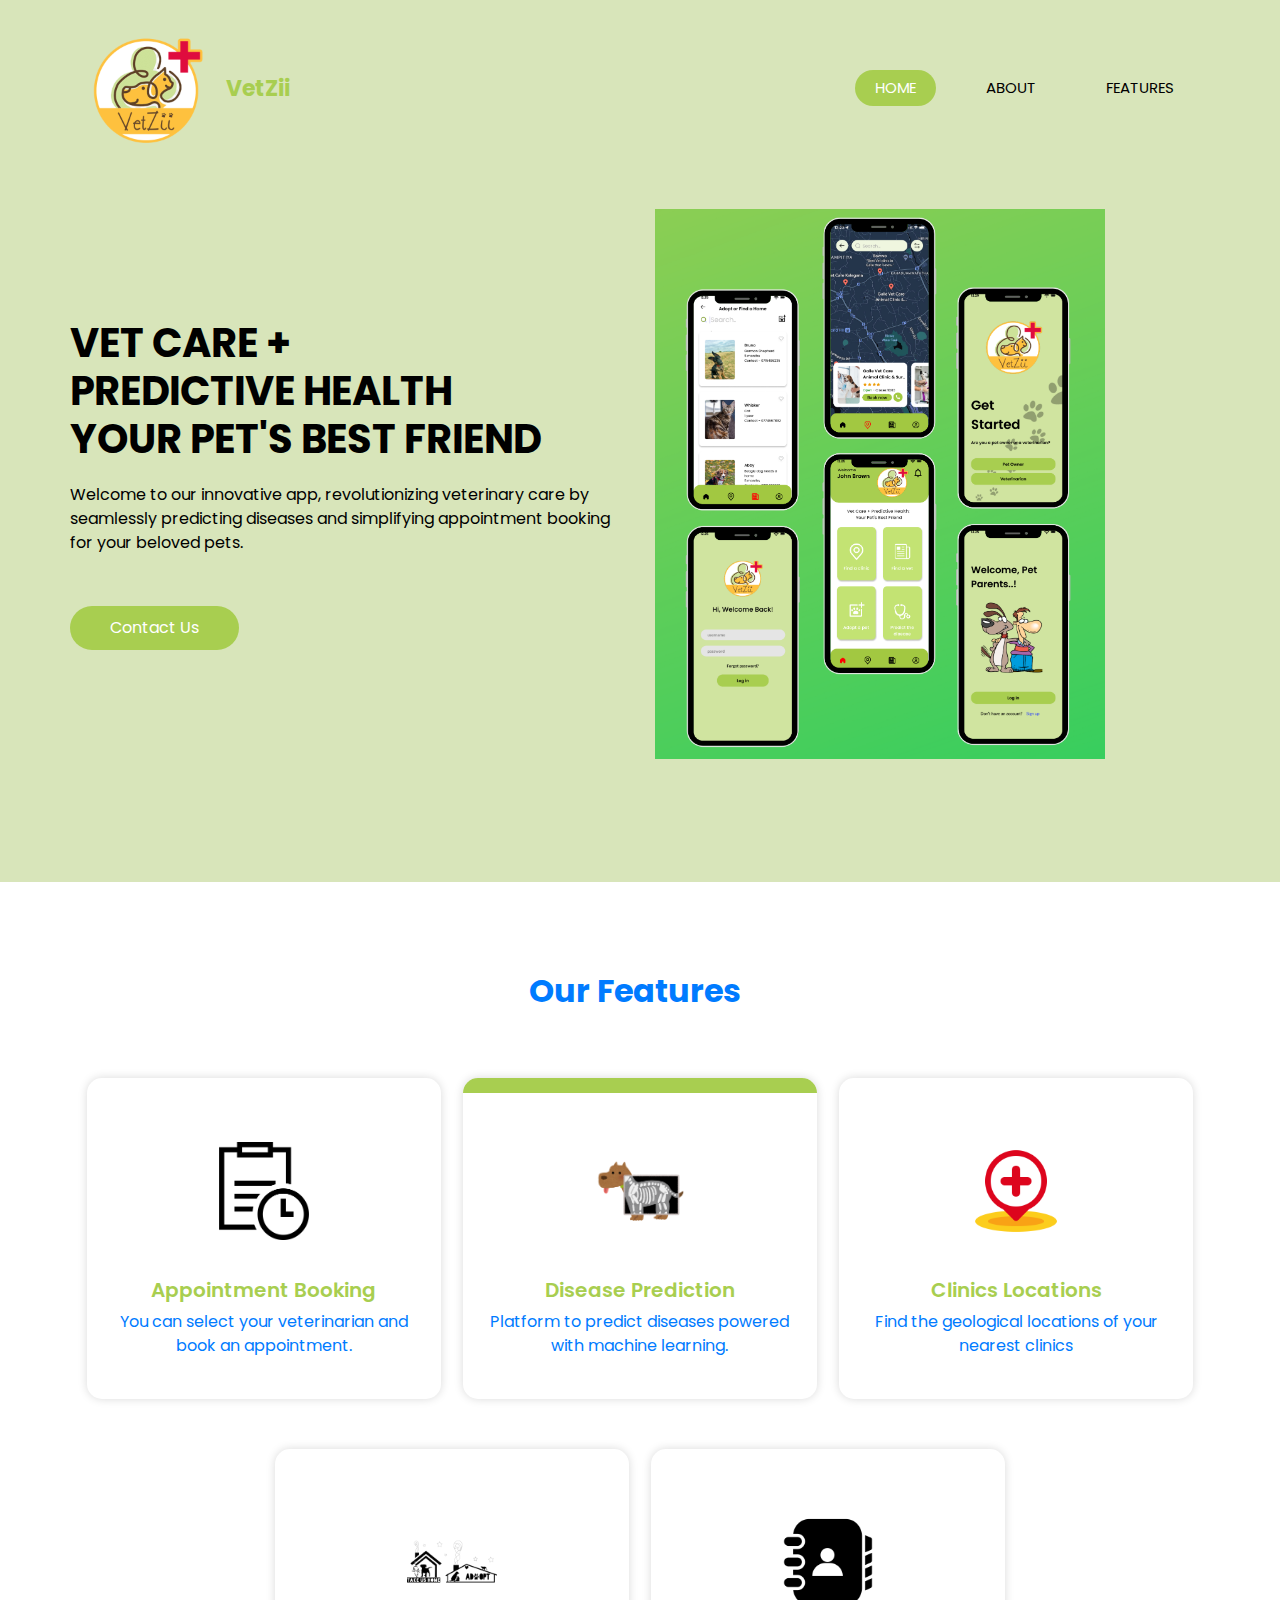
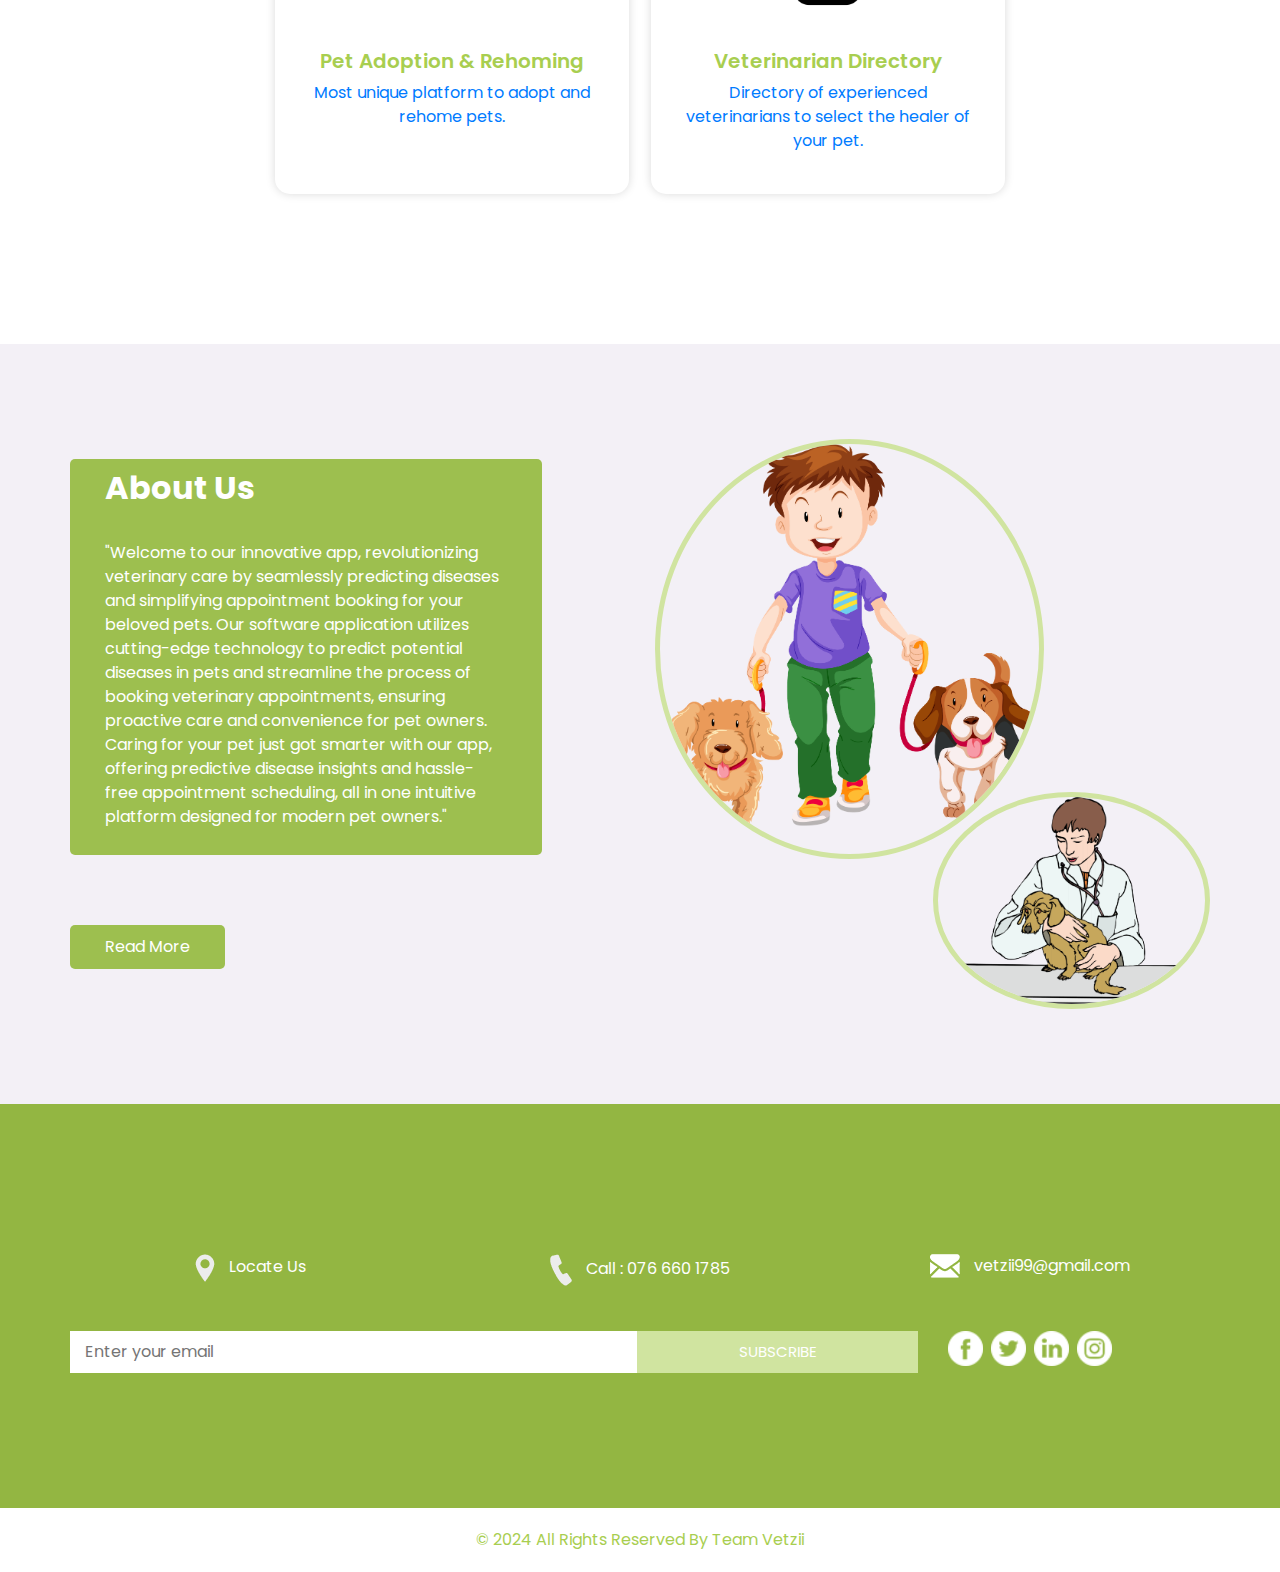
<file: index.html>
<!DOCTYPE html>
<html>

<head>
  <!-- Basic -->
  <meta charset="utf-8" />
  <meta http-equiv="X-UA-Compatible" content="IE=edge" />
  <!-- Mobile Metas -->
  <meta name="viewport" content="width=device-width, initial-scale=1, shrink-to-fit=no" />
  <!-- Site Metas -->
  <meta name="keywords" content="" />
  <meta name="description" content="" />
  <meta name="author" content="" />

  <title>VetZii</title>

  <!-- slider stylesheet -->
  <link rel="stylesheet" type="text/css" href="https://cdnjs.cloudflare.com/ajax/libs/OwlCarousel2/2.1.3/assets/owl.carousel.min.css" />

  <!-- bootstrap core css -->
  <link rel="stylesheet" type="text/css" href="css/bootstrap.css" />

  <!-- fonts style -->
  <link href="https://fonts.googleapis.com/css?family=Poppins:400,600,700&display=swap" rel="stylesheet">
  <!-- Custom styles for this template -->
  <link href="css/style.css" rel="stylesheet" />
  <!-- responsive style -->
  <link href="css/responsive.css" rel="stylesheet" />
</head>

<body>

  <div class="hero_area">
    <!-- header section strats -->
    <header class="header_section">
      <div class="container">
        <nav class="navbar navbar-expand-lg custom_nav-container ">
          <a class="navbar-brand" href="index.html">
            <img src="images/logo.png" alt="" height="80" width="150">
            <span>
              VetZii
            </span>
          </a>
          <button class="navbar-toggler" type="button" data-toggle="collapse" data-target="#navbarSupportedContent" aria-controls="navbarSupportedContent" aria-expanded="false" aria-label="Toggle navigation">
            <span class="s-1"> </span>
            <span class="s-2"> </span>
            <span class="s-3"> </span>
          </button>

          <div class="collapse navbar-collapse" id="navbarSupportedContent">
            <div class="d-flex ml-auto flex-column flex-lg-row align-items-center">
              <ul class="navbar-nav  ">
                <li class="nav-item active">
                  <a class="nav-link" href="index.html">Home <span class="sr-only">(current)</span></a>
                </li>
                <li class="nav-item">
                  <a class="nav-link" href="about.html"> About</a>
                </li>
                <li class="nav-item">
                  <a class="nav-link" href="service.html"> Features </a>
                </li>
                
                
              </ul>
            </div>
          </div>
        </nav>
      </div>
    </header>
    <!-- end header section -->
    <!-- slider section -->
    <section class=" slider_section ">
      <div class="container">
        <div class="row">
          <div class="col-md-6 ">
            <div class="detail_box">
              <h1>
                Vet Care + <br>
                Predictive Health <br>
                Your Pet's Best Friend <br>
              </h1>
              <p>
                Welcome to our innovative app, revolutionizing veterinary care by seamlessly predicting diseases and simplifying appointment booking for your beloved pets.              </p>
              <a href="" class="">
                Contact Us
            </div>
          </div>
          <div class="col-md-6">
            <img src="/images/imagemain.png" alt="mainimage" height="550" width="450>
          <div class="col-lg-5 col-md-6 offset-lg-1"> </div>

          </div>
        </div>
      </div>
    </section>
    <!-- end slider section -->
  </div>


  <!-- service section -->
  <section class="service_section layout_padding">
    <div class="container">
      <div class="heading_container">
        <h2>
          Our Features
        </h2>
        
      </div>

      <div class="service_container">
        <div class="box">
          <div class="img-box">
            <img src="images/s1.png" class="img1" alt="">
          </div>
          <div class="detail-box">
            <h5>
              Appointment Booking
            </h5>
            <p>
              You can select your veterinarian and book an appointment.
            </p>
          </div>
        </div>
        <div class="box active">
          <div class="img-box">
            <img src="images/s2.png" class="img1" alt="">
          </div>
          <div class="detail-box">
            <h5>
              Disease Prediction
            </h5>
            <p>
              Platform to predict diseases powered with machine learning.
            </p>
          </div>
        </div>
        <div class="box">
          <div class="img-box">
            <img src="images/s3.png" class="img1" alt="">
          </div>
          <div class="detail-box">
            <h5>
              Clinics Locations
            </h5>
            <p>
              Find the geological locations of your nearest clinics
            </p>
          </div>
        </div>
        <div class="box ">
          <div class="img-box">
            <img src="images/s4.png" class="img1" alt="">
          </div>
          <div class="detail-box">
            <h5>
              Pet Adoption & Rehoming
            </h5>
            <p>
              Most unique platform to adopt and rehome pets.
            </p>
          </div>
        </div>
        <div class="box">
          <div class="img-box">
            <img src="images/s5.png" class="img1" alt="">
          </div>
          <div class="detail-box">
            <h5>
              Veterinarian Directory
            </h5>
            <p>
              Directory of experienced veterinarians to select the healer of your pet.
            </p>
          </div>
        </div>
      </div>
      
    </div>
  </section>
  <!-- end service section -->

  <!-- about section -->
  <section class="about_section layout_padding">
    <div class="container">
      <div class="row">
        <div class="col-md-6">
          <div class="detail-box">
            <div class="heading_container">
              <h2>
                About Us
              </h2>
              
            </div>
            <p>
              "Welcome to our innovative app, revolutionizing veterinary care by seamlessly predicting diseases and simplifying appointment booking for your beloved pets. Our software application utilizes cutting-edge technology to predict potential diseases in pets and streamline the process of booking veterinary appointments, ensuring proactive care and convenience for pet owners. Caring for your pet just got smarter with our app, offering predictive disease insights and hassle-free appointment scheduling, all in one intuitive platform designed for modern pet owners."
            </p>
            <a href="">
              Read More
            </a>
          </div>
        </div>
        <div class="col-md-6">
          <div class="img_container">
            <div class="img-box b1">
              <img src="images/about-img1.png" alt="" />
            </div>
            <div class="img-box b2">
              <img src="images/about-img2.png" alt="" />
            </div>
          </div>

        </div>

      </div>
    </div>
  </section>

 







  <!-- info section -->

  <section class="info_section layout_padding">
    <div class="container">
      <div class="info_contact">
        <div class="row">
          <div class="col-md-4">
            <a href="">
              <img src="images/location-white.png" alt="">
              <span>
                Locate Us
              </span>
            </a>
          </div>
          <div class="col-md-4">
            <a href="">
              <img src="images/telephone-white.png" alt="">
              <span>
                Call : 076 660 1785
              </span>
            </a>
          </div>
          <div class="col-md-4">
            <a href="">
              <img src="images/envelope-white.png" alt="">
              <span>
                vetzii99@gmail.com
              </span>
            </a>
          </div>
        </div>
      </div>
      <div class="row">
        <div class="col-md-8 col-lg-9">
          <div class="info_form">
            <form action="">
              <input type="text" placeholder="Enter your email">
              <button>
                subscribe
              </button>
            </form>
          </div>
        </div>
        <div class="col-md-4 col-lg-3">
          <div class="info_social">
            <div>
              <a href="">
                <img src="images/fb.png" alt="">
              </a>
            </div>
            <div>
              <a href="">
                <img src="images/twitter.png" alt="">
              </a>
            </div>
            <div>
              <a href="">
                <img src="images/linkedin.png" alt="">
              </a>
            </div>
            <div>
              <a href="">
                <img src="images/instagram.png" alt="">
              </a>
            </div>
          </div>
        </div>
      </div>

    </div>
  </section>

  <!-- end info section -->

  <!-- footer section -->
  <footer class="container-fluid footer_section">
    <div class="container">
      <div class="row">
        <div class="col-lg-7 col-md-9 mx-auto">
          <p>
            &copy; 2024 All Rights Reserved By Team Vetzii
            
          </p>
        </div>
      </div>
    </div>
  </footer>
  <!-- footer section -->


  <script src="js/jquery-3.4.1.min.js"></script>
  <script src="js/bootstrap.js"></script>

</body>

</html>
</file>
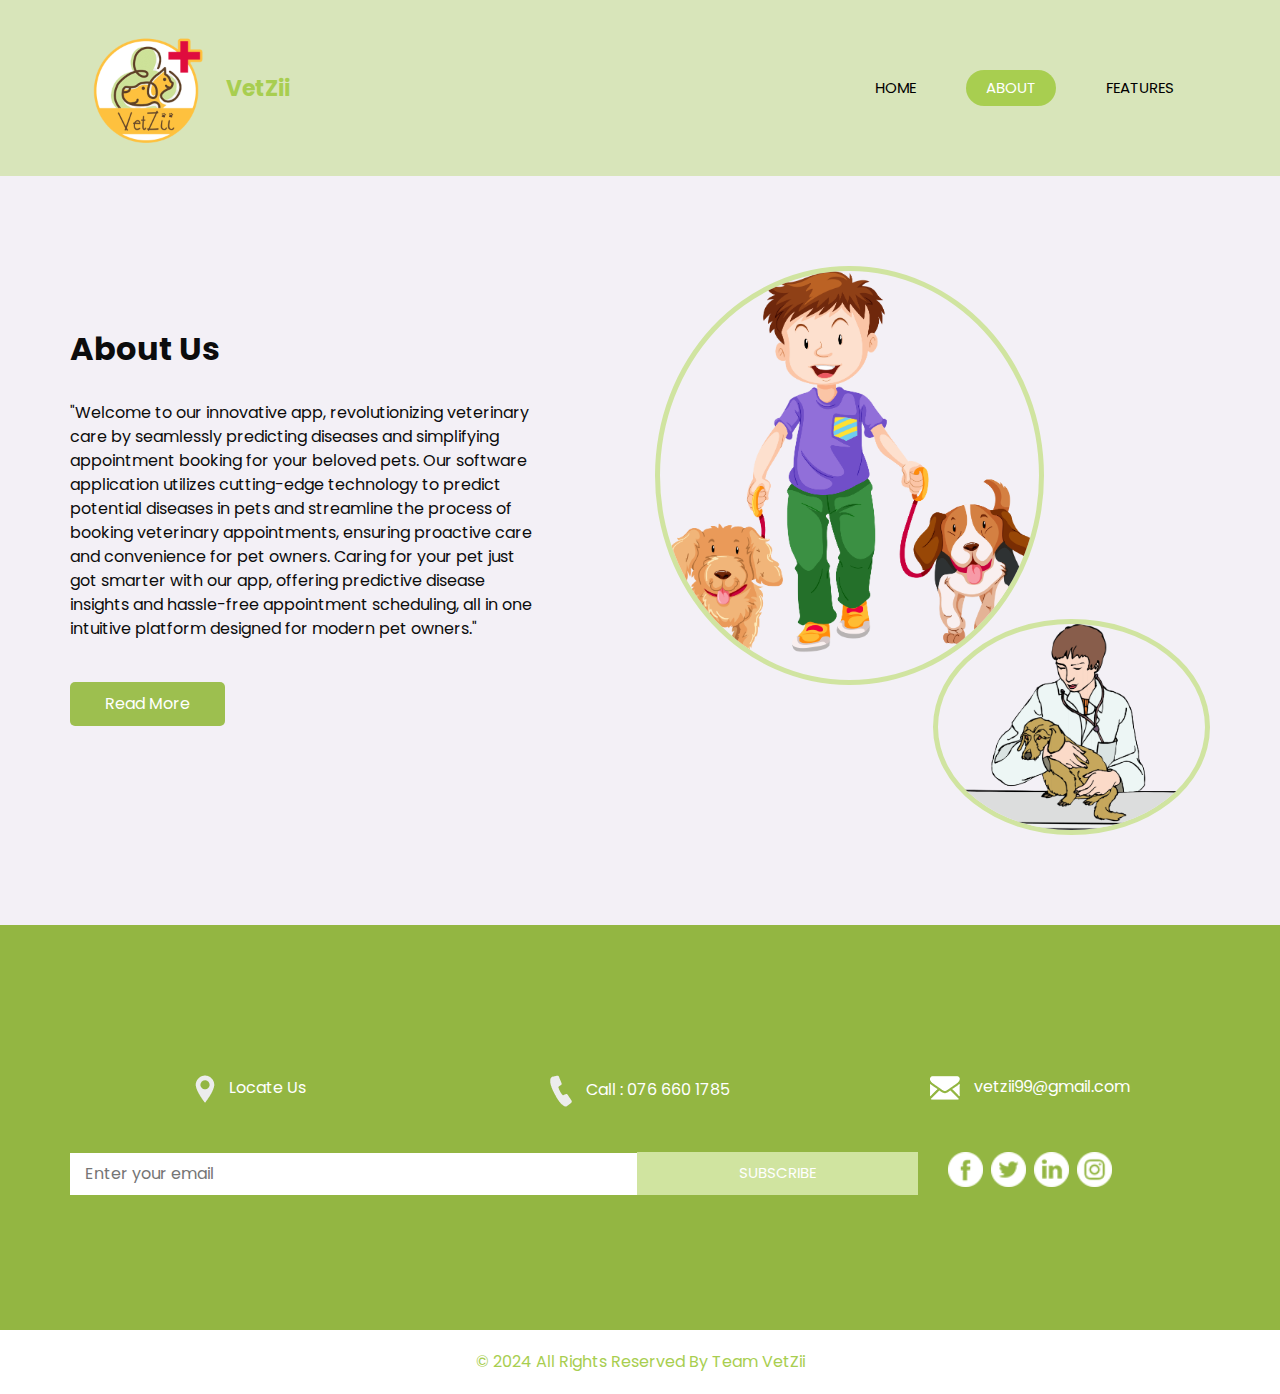
<file: about.html>
<!DOCTYPE html>
<html>

<head>
  <!-- Basic -->
  <meta charset="utf-8" />
  <meta http-equiv="X-UA-Compatible" content="IE=edge" />
  <!-- Mobile Metas -->
  <meta name="viewport" content="width=device-width, initial-scale=1, shrink-to-fit=no" />
  <!-- Site Metas -->
  <meta name="keywords" content="" />
  <meta name="description" content="" />
  <meta name="author" content="" />

  <title>Electrochip</title>

  <!-- slider stylesheet -->
  <link rel="stylesheet" type="text/css" href="https://cdnjs.cloudflare.com/ajax/libs/OwlCarousel2/2.1.3/assets/owl.carousel.min.css" />

  <!-- bootstrap core css -->
  <link rel="stylesheet" type="text/css" href="css/bootstrap.css" />

  <!-- fonts style -->
  <link href="https://fonts.googleapis.com/css?family=Poppins:400,600,700&display=swap" rel="stylesheet">
  <!-- Custom styles for this template -->
  <link href="css/style.css" rel="stylesheet" />
  <!-- responsive style -->
  <link href="css/responsive.css" rel="stylesheet" />
</head>

<body class="sub_page">

  <div class="hero_area">
    <!-- header section strats -->
    <header class="header_section">
      <div class="container">
        <nav class="navbar navbar-expand-lg custom_nav-container ">
          <a class="navbar-brand" href="index.html">
            <img src="images/logo.png" alt="">
            <span>
              VetZii
            </span>
          </a>
          <button class="navbar-toggler" type="button" data-toggle="collapse" data-target="#navbarSupportedContent" aria-controls="navbarSupportedContent" aria-expanded="false" aria-label="Toggle navigation">
            <span class="s-1"> </span>
            <span class="s-2"> </span>
            <span class="s-3"> </span>
          </button>

          <div class="collapse navbar-collapse" id="navbarSupportedContent">
            <div class="d-flex ml-auto flex-column flex-lg-row align-items-center">
              <ul class="navbar-nav  ">
                <li class="nav-item ">
                  <a class="nav-link" href="index.html">Home <span class="sr-only">(current)</span></a>
                </li>
                <li class="nav-item active">
                  <a class="nav-link" href="about.html"> About</a>
                </li>
                <li class="nav-item">
                  <a class="nav-link" href="service.html"> Features </a>
                </li>
              
                
              </ul>
            </div>
          </div>
        </nav>
      </div>
    </header>
    <!-- end header section -->
  </div>



  <!-- about section -->
  <section class="about_section layout_padding">
    <div class="container">
      <div class="row">
        <div class="col-md-6">
          <div class="detail-box">
            <div class="heading_container">
              <h2>
                About Us
              </h2>
              
            </div>
            <p>
              "Welcome to our innovative app, revolutionizing veterinary care by seamlessly predicting diseases and simplifying appointment booking for your beloved pets. Our software application utilizes cutting-edge technology to predict potential diseases in pets and streamline the process of booking veterinary appointments, ensuring proactive care and convenience for pet owners. Caring for your pet just got smarter with our app, offering predictive disease insights and hassle-free appointment scheduling, all in one intuitive platform designed for modern pet owners."

            </p>
            <a href="">
              Read More
            </a>
          </div>
        </div>
        <div class="col-md-6">
          <div class="img_container">
            <div class="img-box b1">
              <img src="images/about-img1.png" alt="" />
            </div>
            <div class="img-box b2">
              <img src="images/about-img2.png" alt="" />
            </div>
          </div>

        </div>

      </div>
    </div>
  </section>

  <!-- end about section -->

  <!-- info section -->

  <section class="info_section layout_padding">
    <div class="container">
      <div class="info_contact">
        <div class="row">
          <div class="col-md-4">
            <a href="">
              <img src="images/location-white.png" alt="">
              <span>
Locate Us              </span>
            </a>
          </div>
          <div class="col-md-4">
            <a href="">
              <img src="images/telephone-white.png" alt="">
              <span>
                Call : 076 660 1785
              </span>
            </a>
          </div>
          <div class="col-md-4">
            <a href="">
              <img src="images/envelope-white.png" alt="">
              <span>
                vetzii99@gmail.com
              </span>
            </a>
          </div>
        </div>
      </div>
      <div class="row">
        <div class="col-md-8 col-lg-9">
          <div class="info_form">
            <form action="">
              <input type="text" placeholder="Enter your email">
              <button>
                subscribe
              </button>
            </form>
          </div>
        </div>
        <div class="col-md-4 col-lg-3">
          <div class="info_social">
            <div>
              <a href="">
                <img src="images/fb.png" alt="">
              </a>
            </div>
            <div>
              <a href="">
                <img src="images/twitter.png" alt="">
              </a>
            </div>
            <div>
              <a href="">
                <img src="images/linkedin.png" alt="">
              </a>
            </div>
            <div>
              <a href="">
                <img src="images/instagram.png" alt="">
              </a>
            </div>
          </div>
        </div>
      </div>

    </div>
  </section>

  <!-- end info section -->

  <!-- footer section -->
  <footer class="container-fluid footer_section">
    <div class="container">
      <div class="row">
        <div class="col-lg-7 col-md-9 mx-auto">
          <p>
            &copy; 2024 All Rights Reserved By Team VetZii
          </p>
        </div>
      </div>
    </div>
  </footer>
  <!-- footer section -->


  <script src="js/jquery-3.4.1.min.js"></script>
  <script src="js/bootstrap.js"></script>

</body>

</html>
</file>
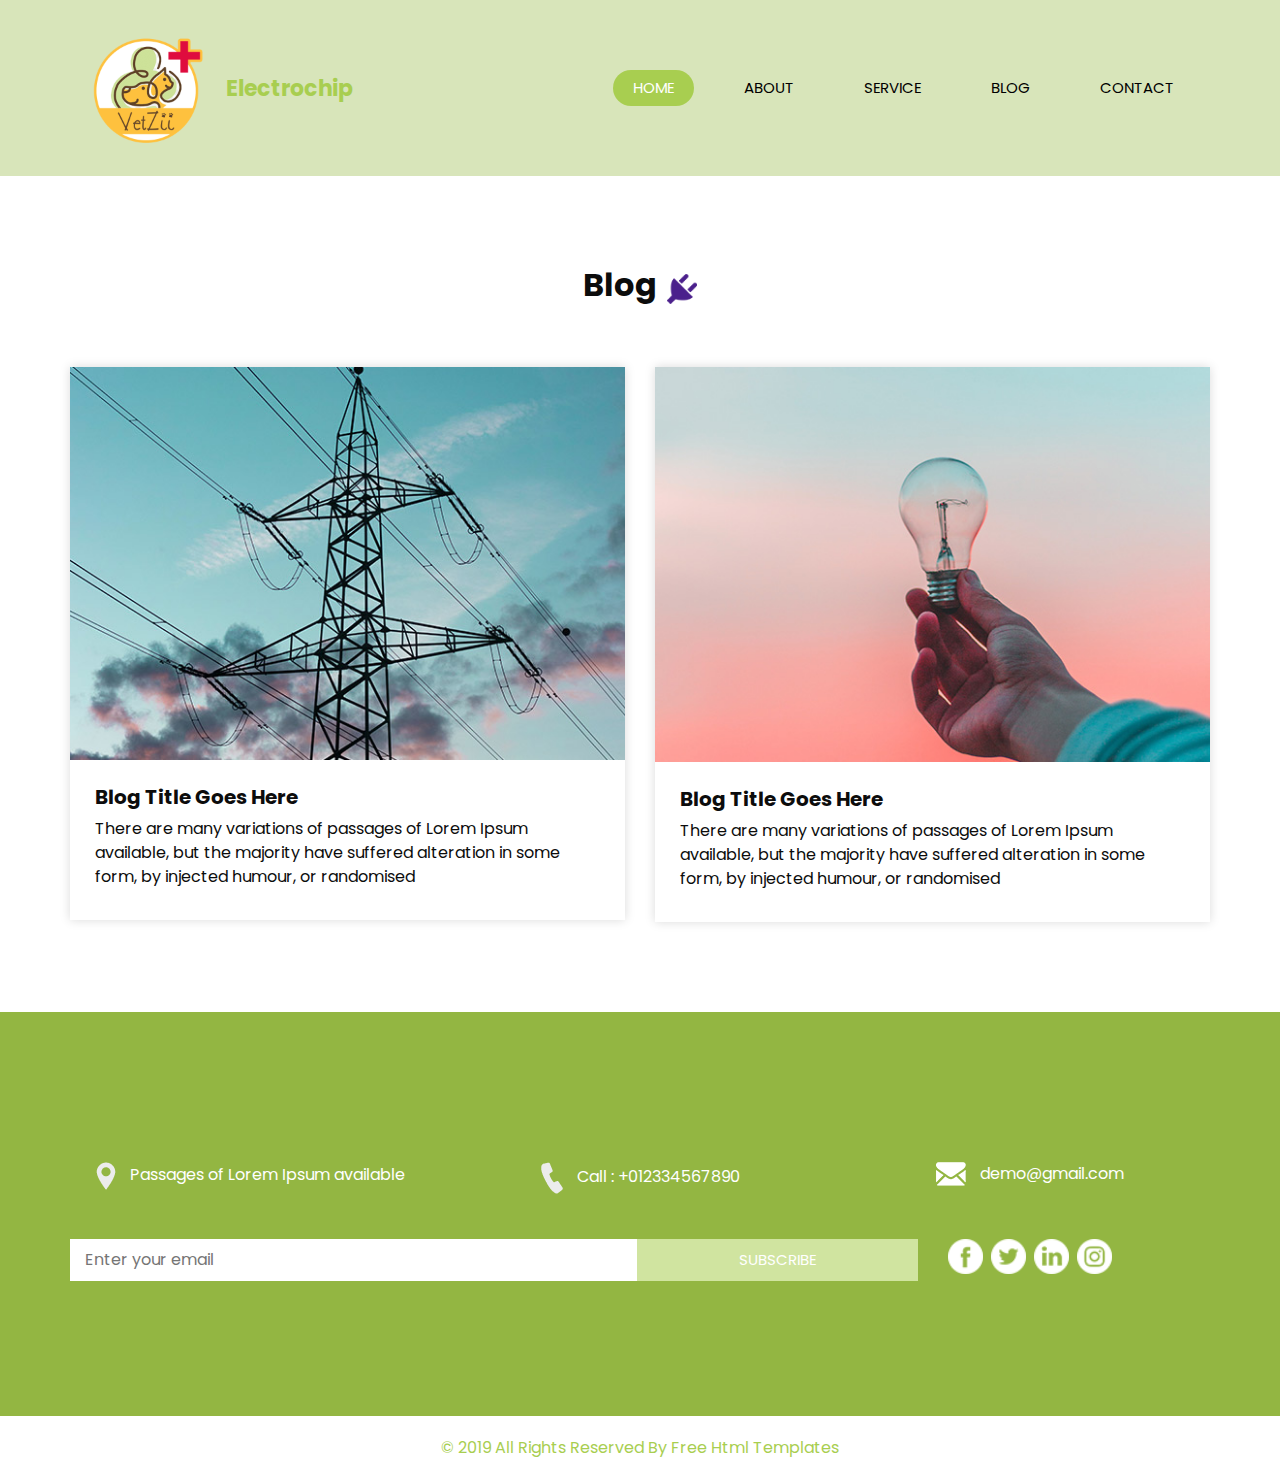
<file: blog.html>
<!DOCTYPE html>
<html>

<head>
  <!-- Basic -->
  <meta charset="utf-8" />
  <meta http-equiv="X-UA-Compatible" content="IE=edge" />
  <!-- Mobile Metas -->
  <meta name="viewport" content="width=device-width, initial-scale=1, shrink-to-fit=no" />
  <!-- Site Metas -->
  <meta name="keywords" content="" />
  <meta name="description" content="" />
  <meta name="author" content="" />

  <title>Electrochip</title>

  <!-- slider stylesheet -->
  <link rel="stylesheet" type="text/css" href="https://cdnjs.cloudflare.com/ajax/libs/OwlCarousel2/2.1.3/assets/owl.carousel.min.css" />

  <!-- bootstrap core css -->
  <link rel="stylesheet" type="text/css" href="css/bootstrap.css" />

  <!-- fonts style -->
  <link href="https://fonts.googleapis.com/css?family=Poppins:400,600,700&display=swap" rel="stylesheet">
  <!-- Custom styles for this template -->
  <link href="css/style.css" rel="stylesheet" />
  <!-- responsive style -->
  <link href="css/responsive.css" rel="stylesheet" />
</head>

<body class="sub_page">

  <div class="hero_area">
    <!-- header section strats -->
    <header class="header_section">
      <div class="container">
        <nav class="navbar navbar-expand-lg custom_nav-container ">
          <a class="navbar-brand" href="index.html">
            <img src="images/logo.png" alt="">
            <span>
              Electrochip
            </span>
          </a>
          <button class="navbar-toggler" type="button" data-toggle="collapse" data-target="#navbarSupportedContent" aria-controls="navbarSupportedContent" aria-expanded="false" aria-label="Toggle navigation">
            <span class="s-1"> </span>
            <span class="s-2"> </span>
            <span class="s-3"> </span>
          </button>

          <div class="collapse navbar-collapse" id="navbarSupportedContent">
            <div class="d-flex ml-auto flex-column flex-lg-row align-items-center">
              <ul class="navbar-nav  ">
                <li class="nav-item active">
                  <a class="nav-link" href="index.html">Home <span class="sr-only">(current)</span></a>
                </li>
                <li class="nav-item">
                  <a class="nav-link" href="about.html"> About</a>
                </li>
                <li class="nav-item">
                  <a class="nav-link" href="service.html"> Service </a>
                </li>
                <li class="nav-item">
                  <a class="nav-link" href="blog.html"> Blog </a>
                </li>
                <li class="nav-item">
                  <a class="nav-link" href="contact.html">Contact </a>
                </li>
              </ul>
            </div>
          </div>
        </nav>
      </div>
    </header>
    <!-- end header section -->
  </div>




  <!-- blog section -->

  <section class="blog_section layout_padding">
    <div class="container">
      <div class="heading_container">
        <h2>
          Blog
        </h2>
        <img src="images/plug.png" alt="">
      </div>
      <div class="row">
        <div class="col-md-6">
          <div class="box">
            <div class="img-box">
              <img src="images/blog1.jpg" alt="">
            </div>
            <div class="detail-box">
              <h5>
                Blog Title Goes Here
              </h5>
              <p>
                There are many variations of passages of Lorem Ipsum available, but the majority have suffered alteration in some form, by injected humour, or randomised
              </p>
            </div>
          </div>
        </div>
        <div class="col-md-6">
          <div class="box">
            <div class="img-box">
              <img src="images/blog2.jpg" alt="">
            </div>
            <div class="detail-box">
              <h5>
                Blog Title Goes Here
              </h5>
              <p>
                There are many variations of passages of Lorem Ipsum available, but the majority have suffered alteration in some form, by injected humour, or randomised
              </p>
            </div>
          </div>
        </div>
      </div>
    </div>
  </section>

  <!-- end blog section -->






  <!-- info section -->

  <section class="info_section layout_padding">
    <div class="container">
      <div class="info_contact">
        <div class="row">
          <div class="col-md-4">
            <a href="">
              <img src="images/location-white.png" alt="">
              <span>
                Passages of Lorem Ipsum available
              </span>
            </a>
          </div>
          <div class="col-md-4">
            <a href="">
              <img src="images/telephone-white.png" alt="">
              <span>
                Call : +012334567890
              </span>
            </a>
          </div>
          <div class="col-md-4">
            <a href="">
              <img src="images/envelope-white.png" alt="">
              <span>
                demo@gmail.com
              </span>
            </a>
          </div>
        </div>
      </div>
      <div class="row">
        <div class="col-md-8 col-lg-9">
          <div class="info_form">
            <form action="">
              <input type="text" placeholder="Enter your email">
              <button>
                subscribe
              </button>
            </form>
          </div>
        </div>
        <div class="col-md-4 col-lg-3">
          <div class="info_social">
            <div>
              <a href="">
                <img src="images/fb.png" alt="">
              </a>
            </div>
            <div>
              <a href="">
                <img src="images/twitter.png" alt="">
              </a>
            </div>
            <div>
              <a href="">
                <img src="images/linkedin.png" alt="">
              </a>
            </div>
            <div>
              <a href="">
                <img src="images/instagram.png" alt="">
              </a>
            </div>
          </div>
        </div>
      </div>

    </div>
  </section>

  <!-- end info section -->


  <!-- footer section -->
  <footer class="container-fluid footer_section">
    <div class="container">
      <div class="row">
        <div class="col-lg-7 col-md-9 mx-auto">
          <p>
            &copy; 2019 All Rights Reserved By
            <a href="https://html.design/">Free Html Templates</a>
          </p>
        </div>
      </div>
    </div>
  </footer>
  <!-- footer section -->


  <script src="js/jquery-3.4.1.min.js"></script>
  <script src="js/bootstrap.js"></script>

</body>

</html>
</file>
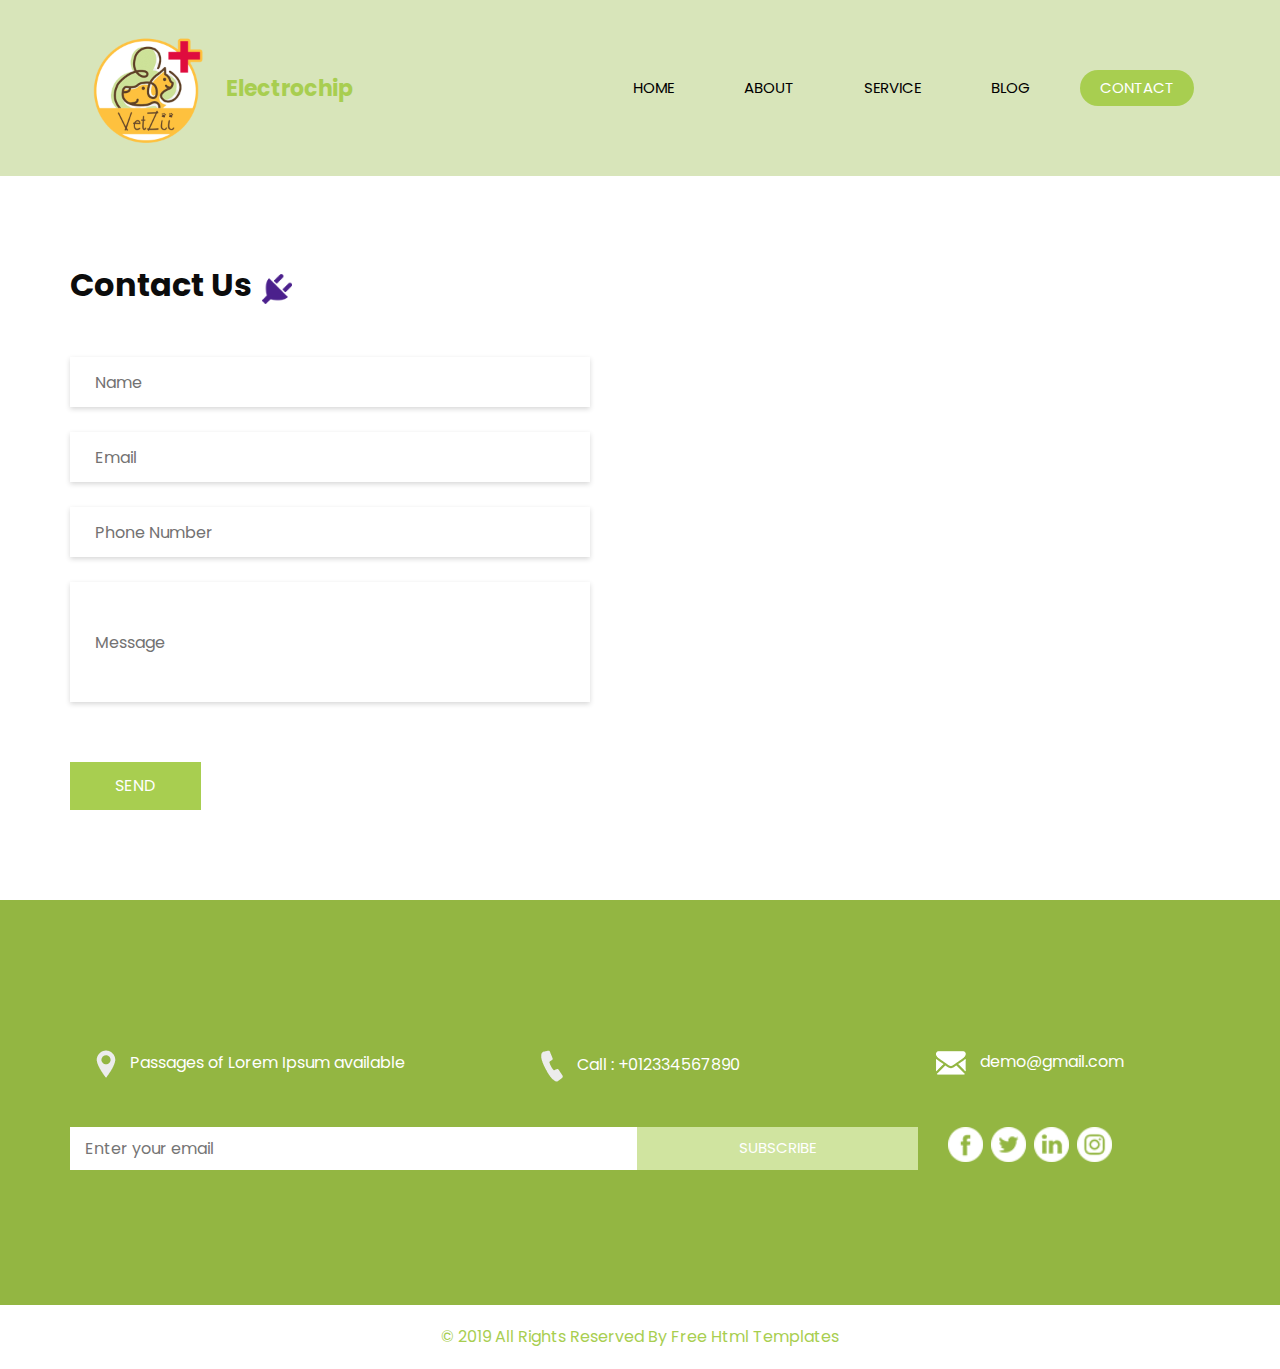
<file: contact.html>
<!DOCTYPE html>
<html>

<head>
  <!-- Basic -->
  <meta charset="utf-8" />
  <meta http-equiv="X-UA-Compatible" content="IE=edge" />
  <!-- Mobile Metas -->
  <meta name="viewport" content="width=device-width, initial-scale=1, shrink-to-fit=no" />
  <!-- Site Metas -->
  <meta name="keywords" content="" />
  <meta name="description" content="" />
  <meta name="author" content="" />

  <title>Electrochip</title>

  <!-- slider stylesheet -->
  <link rel="stylesheet" type="text/css" href="https://cdnjs.cloudflare.com/ajax/libs/OwlCarousel2/2.1.3/assets/owl.carousel.min.css" />

  <!-- bootstrap core css -->
  <link rel="stylesheet" type="text/css" href="css/bootstrap.css" />

  <!-- fonts style -->
  <link href="https://fonts.googleapis.com/css?family=Poppins:400,600,700&display=swap" rel="stylesheet">
  <!-- Custom styles for this template -->
  <link href="css/style.css" rel="stylesheet" />
  <!-- responsive style -->
  <link href="css/responsive.css" rel="stylesheet" />
</head>

<body class="sub_page">

  <div class="hero_area">
    <!-- header section strats -->
    <header class="header_section">
      <div class="container">
        <nav class="navbar navbar-expand-lg custom_nav-container ">
          <a class="navbar-brand" href="index.html">
            <img src="images/logo.png" alt="">
            <span>
              Electrochip
            </span>
          </a>
          <button class="navbar-toggler" type="button" data-toggle="collapse" data-target="#navbarSupportedContent" aria-controls="navbarSupportedContent" aria-expanded="false" aria-label="Toggle navigation">
            <span class="s-1"> </span>
            <span class="s-2"> </span>
            <span class="s-3"> </span>
          </button>

          <div class="collapse navbar-collapse" id="navbarSupportedContent">
            <div class="d-flex ml-auto flex-column flex-lg-row align-items-center">
              <ul class="navbar-nav  ">
                <li class="nav-item ">
                  <a class="nav-link" href="index.html">Home <span class="sr-only">(current)</span></a>
                </li>
                <li class="nav-item">
                  <a class="nav-link" href="about.html"> About</a>
                </li>
                <li class="nav-item">
                  <a class="nav-link" href="service.html"> Service </a>
                </li>
                <li class="nav-item">
                  <a class="nav-link" href="blog.html"> Blog </a>
                </li>
                <li class="nav-item active">
                  <a class="nav-link" href="contact.html">Contact </a>
                </li>
              </ul>
            </div>
          </div>
        </nav>
      </div>
    </header>
    <!-- end header section -->
  </div>


  <!-- contact section -->

  <section class="contact_section layout_padding">
    <div class="container ">
      <div class="heading_container">
        <h2>
          Contact Us
        </h2>
        <img src="images/plug.png" alt="">
      </div>
    </div>
    <div class="container">
      <div class="row">
        <div class="col-md-6">
          <form action="">
            <div>
              <input type="text" placeholder="Name" />
            </div>
            <div>
              <input type="email" placeholder="Email" />
            </div>
            <div>
              <input type="text" placeholder="Phone Number" />
            </div>
            <div>
              <input type="text" class="message-box" placeholder="Message" />
            </div>
            <div class="d-flex ">
              <button>
                SEND
              </button>
            </div>
          </form>
        </div>
        <div class="col-md-6">
          <div class="map_container">
            <div class="map-responsive">
              <iframe src="https://www.google.com/maps/embed/v1/place?key=AIzaSyA0s1a7phLN0iaD6-UE7m4qP-z21pH0eSc&q=Eiffel+Tower+Paris+France" width="600" height="300" frameborder="0" style="border:0; width: 100%; height:100%" allowfullscreen></iframe>
            </div>
          </div>
        </div>
      </div>
    </div>
  </section>

  <!-- end contact section -->


  <!-- info section -->

  <section class="info_section layout_padding">
    <div class="container">
      <div class="info_contact">
        <div class="row">
          <div class="col-md-4">
            <a href="">
              <img src="images/location-white.png" alt="">
              <span>
                Passages of Lorem Ipsum available
              </span>
            </a>
          </div>
          <div class="col-md-4">
            <a href="">
              <img src="images/telephone-white.png" alt="">
              <span>
                Call : +012334567890
              </span>
            </a>
          </div>
          <div class="col-md-4">
            <a href="">
              <img src="images/envelope-white.png" alt="">
              <span>
                demo@gmail.com
              </span>
            </a>
          </div>
        </div>
      </div>
      <div class="row">
        <div class="col-md-8 col-lg-9">
          <div class="info_form">
            <form action="">
              <input type="text" placeholder="Enter your email">
              <button>
                subscribe
              </button>
            </form>
          </div>
        </div>
        <div class="col-md-4 col-lg-3">
          <div class="info_social">
            <div>
              <a href="">
                <img src="images/fb.png" alt="">
              </a>
            </div>
            <div>
              <a href="">
                <img src="images/twitter.png" alt="">
              </a>
            </div>
            <div>
              <a href="">
                <img src="images/linkedin.png" alt="">
              </a>
            </div>
            <div>
              <a href="">
                <img src="images/instagram.png" alt="">
              </a>
            </div>
          </div>
        </div>
      </div>

    </div>
  </section>

  <!-- end info section -->

  <!-- footer section -->
  <footer class="container-fluid footer_section">
    <div class="container">
      <div class="row">
        <div class="col-lg-7 col-md-9 mx-auto">
          <p>
            &copy; 2019 All Rights Reserved By
            <a href="https://html.design/">Free Html Templates</a>
          </p>
        </div>
      </div>
    </div>
  </footer>
  <!-- footer section -->


  <script src="js/jquery-3.4.1.min.js"></script>
  <script src="js/bootstrap.js"></script>

</body>

</html>
</file>
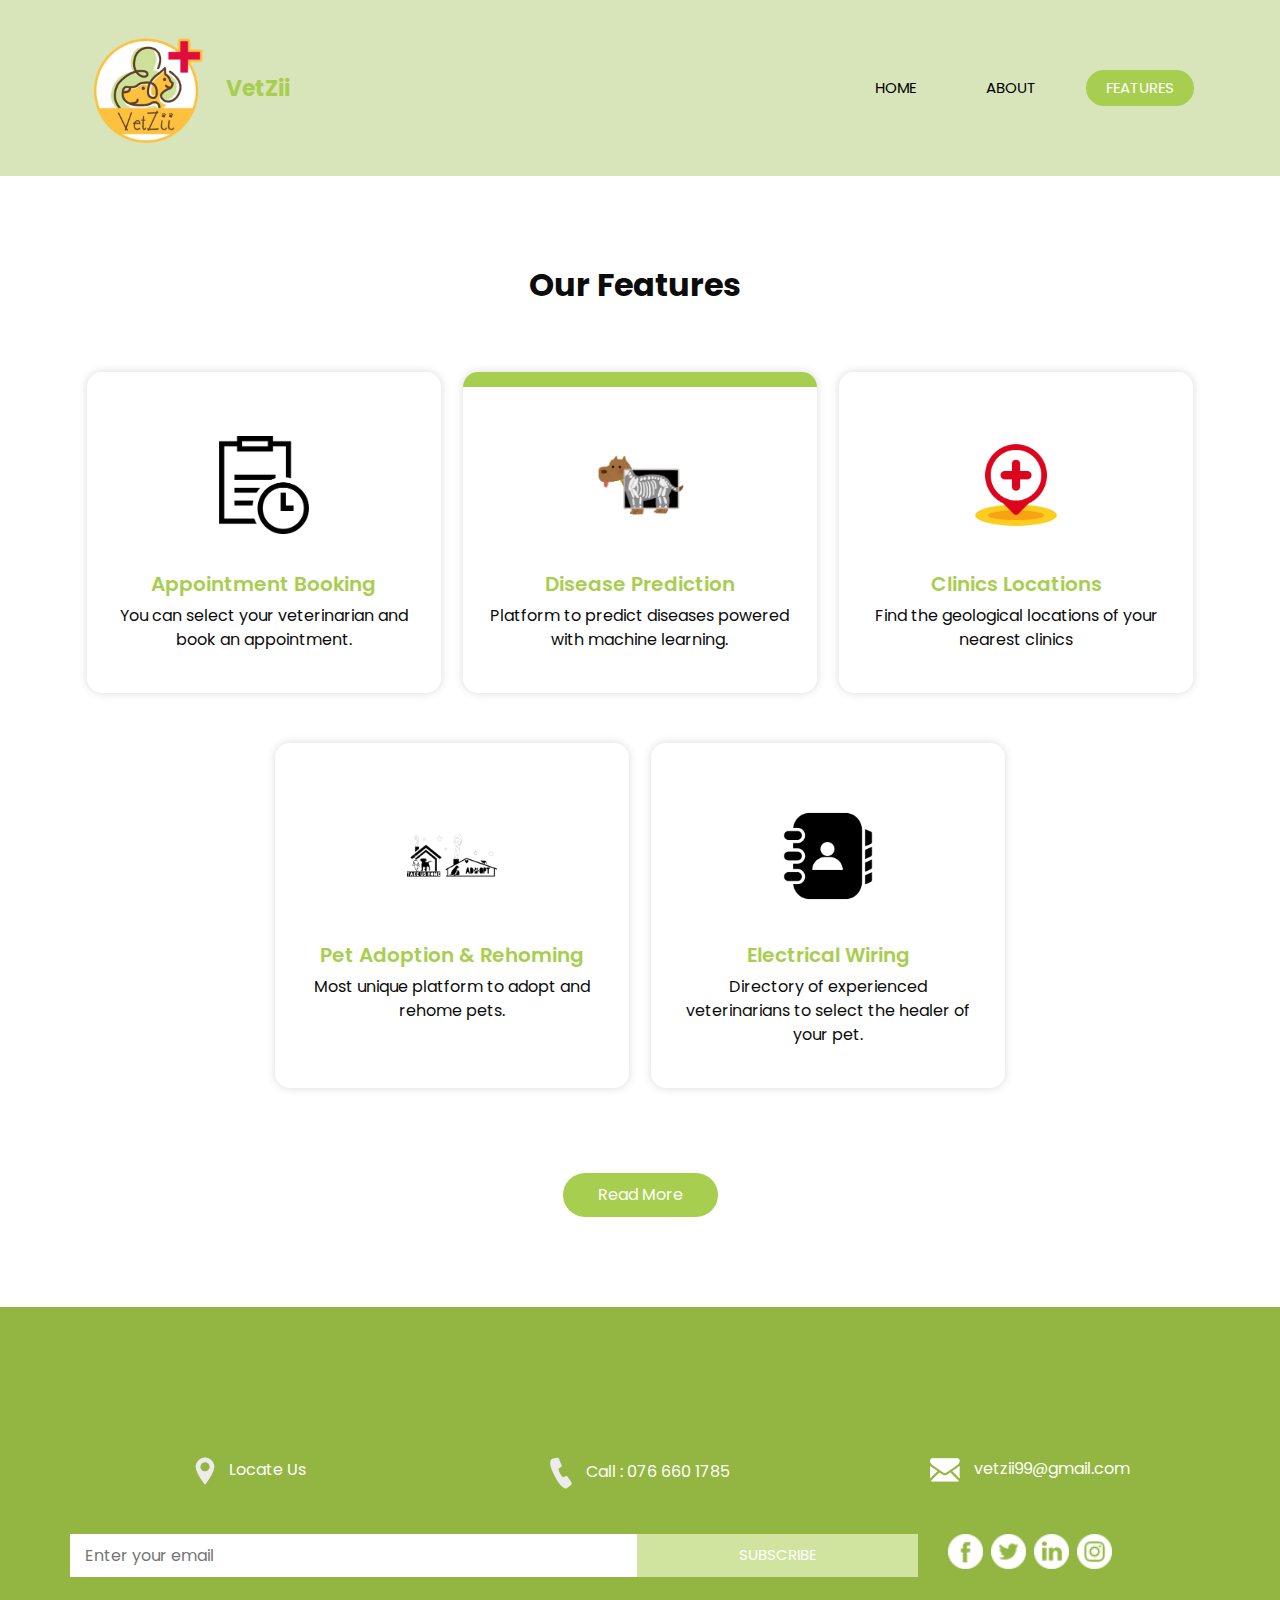
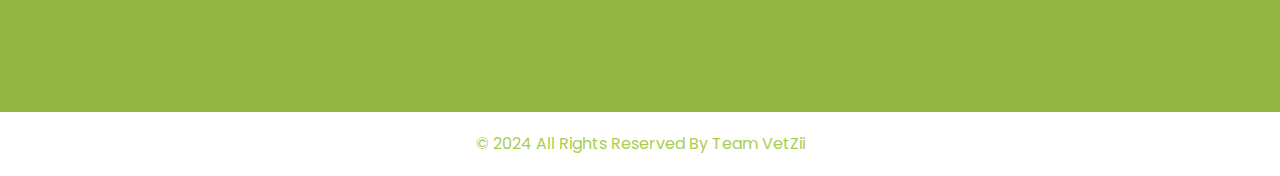
<file: service.html>
<!DOCTYPE html>
<html>

<head>
  <!-- Basic -->
  <meta charset="utf-8" />
  <meta http-equiv="X-UA-Compatible" content="IE=edge" />
  <!-- Mobile Metas -->
  <meta name="viewport" content="width=device-width, initial-scale=1, shrink-to-fit=no" />
  <!-- Site Metas -->
  <meta name="keywords" content="" />
  <meta name="description" content="" />
  <meta name="author" content="" />

  <title>VetZii</title>

  <!-- slider stylesheet -->
  <link rel="stylesheet" type="text/css" href="https://cdnjs.cloudflare.com/ajax/libs/OwlCarousel2/2.1.3/assets/owl.carousel.min.css" />

  <!-- bootstrap core css -->
  <link rel="stylesheet" type="text/css" href="css/bootstrap.css" />

  <!-- fonts style -->
  <link href="https://fonts.googleapis.com/css?family=Poppins:400,600,700&display=swap" rel="stylesheet">
  <!-- Custom styles for this template -->
  <link href="css/style.css" rel="stylesheet" />
  <!-- responsive style -->
  <link href="css/responsive.css" rel="stylesheet" />
</head>

<body class="sub_page">

  <div class="hero_area">
    <!-- header section strats -->
    <header class="header_section">
      <div class="container">
        <nav class="navbar navbar-expand-lg custom_nav-container ">
          <a class="navbar-brand" href="index.html">
            <img src="images/logo.png" alt="">
            <span>
              VetZii
            </span>
          </a>
          <button class="navbar-toggler" type="button" data-toggle="collapse" data-target="#navbarSupportedContent" aria-controls="navbarSupportedContent" aria-expanded="false" aria-label="Toggle navigation">
            <span class="s-1"> </span>
            <span class="s-2"> </span>
            <span class="s-3"> </span>
          </button>

          <div class="collapse navbar-collapse" id="navbarSupportedContent">
            <div class="d-flex ml-auto flex-column flex-lg-row align-items-center">
              <ul class="navbar-nav  ">
                <li class="nav-item ">
                  <a class="nav-link" href="index.html">Home <span class="sr-only">(current)</span></a>
                </li>
                <li class="nav-item">
                  <a class="nav-link" href="about.html"> About</a>
                </li>
                <li class="nav-item active">
                  <a class="nav-link" href="service.html"> Features </a>
                </li>
              
                
              </ul>
            </div>
          </div>
        </nav>
      </div>
    </header>
    <!-- end header section -->
  </div>


  <!-- service section -->
  <section class="service_section layout_padding">
    <div class="container">
      <div class="heading_container">
        <h2>
          Our Features
        </h2>
      
      </div>

      <div class="service_container">
        <div class="box">
          <div class="img-box">
            <img src="images/s1.png" class="img1" alt="">
          </div>
          <div class="detail-box">
            <h5>
              Appointment Booking
            </h5>
            <p>
              You can select your veterinarian and book an appointment.
            </p>
          </div>
        </div>
        <div class="box active">
          <div class="img-box">
            <img src="images/s2.png" class="img1" alt="">
          </div>
          <div class="detail-box">
            <h5>
              Disease Prediction
            </h5>
            <p>
              Platform to predict diseases powered with machine learning.
            </p>
          </div>
        </div>
        <div class="box">
          <div class="img-box">
            <img src="images/s3.png" class="img1" alt="">
          </div>
          <div class="detail-box">
            <h5>
              Clinics Locations
            </h5>
            <p>
              Find the geological locations of your nearest clinics
            </p>
          </div>
        </div>
        <div class="box ">
          <div class="img-box">
            <img src="images/s4.png" class="img1" alt="">
          </div>
          <div class="detail-box">
            <h5>
              Pet Adoption & Rehoming
            </h5>
            <p>
              Most unique platform to adopt and rehome pets.
            </p>
          </div>
        </div>
        <div class="box">
          <div class="img-box">
            <img src="images/s5.png" class="img1" alt="">
          </div>
          <div class="detail-box">
            <h5>
              Electrical Wiring
            </h5>
            <p>
              Directory of experienced veterinarians to select the healer of your pet.
            </p>
          </div>
        </div>
      </div>
      <div class="btn-box">
        <a href="">
          Read More
        </a>
      </div>
    </div>
  </section>
  <!-- end service section -->


  <!-- info section -->

  <section class="info_section layout_padding">
    <div class="container">
      <div class="info_contact">
        <div class="row">
          <div class="col-md-4">
            <a href="">
              <img src="images/location-white.png" alt="">
              <span>
Locate Us              </span>
            </a>
          </div>
          <div class="col-md-4">
            <a href="">
              <img src="images/telephone-white.png" alt="">
              <span>
                Call : 076 660 1785
              </span>
            </a>
          </div>
          <div class="col-md-4">
            <a href="">
              <img src="images/envelope-white.png" alt="">
              <span>
                vetzii99@gmail.com
              </span>
            </a>
          </div>
        </div>
      </div>
      <div class="row">
        <div class="col-md-8 col-lg-9">
          <div class="info_form">
            <form action="">
              <input type="text" placeholder="Enter your email">
              <button>
                subscribe
              </button>
            </form>
          </div>
        </div>
        <div class="col-md-4 col-lg-3">
          <div class="info_social">
            <div>
              <a href="">
                <img src="images/fb.png" alt="">
              </a>
            </div>
            <div>
              <a href="">
                <img src="images/twitter.png" alt="">
              </a>
            </div>
            <div>
              <a href="">
                <img src="images/linkedin.png" alt="">
              </a>
            </div>
            <div>
              <a href="">
                <img src="images/instagram.png" alt="">
              </a>
            </div>
          </div>
        </div>
      </div>

    </div>
  </section>

  <!-- end info section -->

  <!-- footer section -->
  <footer class="container-fluid footer_section">
    <div class="container">
      <div class="row">
        <div class="col-lg-7 col-md-9 mx-auto">
          <p>
            &copy; 2024 All Rights Reserved By Team VetZii
          </p>
        </div>
      </div>
    </div>
  </footer>
  <!-- footer section -->


  <script src="js/jquery-3.4.1.min.js"></script>
  <script src="js/bootstrap.js"></script>


</body>

</html>
</file>
<file: css/style.css>
body {
  font-family: "Poppins", sans-serif;
  color: #0c0c0c;
  background-color: #ffffff;
}

.layout_padding {
  padding-top: 90px;
  padding-bottom: 90px;
}

.layout_padding2 {
  padding-top: 45px;
  padding-bottom: 45px;
}

.layout_padding2-top {
  padding-top: 45px;
}

.layout_padding2-bottom {
  padding-bottom: 45px;
}

.layout_padding-top {
  padding-top: 90px;
}

.layout_padding-bottom {
  padding-bottom: 90px;
}

.heading_container {
  display: -webkit-box;
  display: -ms-flexbox;
  display: flex;
  -webkit-box-pack: start;
      -ms-flex-pack: start;
          justify-content: flex-start;
  -webkit-box-align: center;
      -ms-flex-align: center;
          align-items: center;
  text-align: center;
}

.heading_container h2 {
  position: relative;
  font-weight: bold;
  margin-right: 10px;
}

.heading_container img {
  width: 30px;
}

/*header section*/
.hero_area {
  height: 98vh;
  position: relative;
  display: -webkit-box;
  display: -ms-flexbox;
  display: flex;
  -webkit-box-orient: vertical;
  -webkit-box-direction: normal;
      -ms-flex-direction: column;
          flex-direction: column;
  background-color: #d8e5ba;
}

.sub_page .hero_area {
  height: auto;
}

.header_section .container {
  padding: 0;
}

.header_section .nav_container {
  margin: 0 auto;
}

.custom_nav-container .navbar-nav .nav-item .nav-link {
  padding: 7px 20px;
  margin: 10px 15px;
  color: #000000;
  text-align: center;
  border-radius: 35px;
  text-transform: uppercase;
  font-size: 15px;
}

.custom_nav-container .navbar-nav .nav-item.active .nav-link, .custom_nav-container .navbar-nav .nav-item:hover .nav-link {
  background-color: #A8CE50;
  color: #ffffff;
}

a,
a:hover,
a:focus {
  text-decoration: none;
}

a:hover,
a:focus {
  color: initial;
}

.btn,
.btn:focus {
  outline: none !important;
  -webkit-box-shadow: none;
          box-shadow: none;
}

.custom_nav-container .nav_search-btn {
  background-image: url(../images/search-icon.png);
  background-size: 22px;
  background-repeat: no-repeat;
  background-position-y: 7px;
  width: 35px;
  height: 35px;
  padding: 0;
  border: none;
}

.navbar-brand {
  display: -webkit-box;
  display: -ms-flexbox;
  display: flex;
  -webkit-box-align: center;
      -ms-flex-align: center;
          align-items: center;
}

.navbar-brand img {
  margin-right: 5px;
  width: 150px;
  height: 150px;
}

.navbar-brand span {
  font-size: 22px;
  font-weight: 700;
  color: #A8CE50;
}

.custom_nav-container {
  z-index: 99999;
}

.navbar-expand-lg .navbar-collapse {
  -webkit-box-align: end;
      -ms-flex-align: end;
          align-items: flex-end;
}

.custom_nav-container .navbar-toggler {
  outline: none;
}

.custom_nav-container .navbar-toggler {
  padding: 0;
  width: 37px;
  height: 42px;
}

.custom_nav-container .navbar-toggler span {
  display: block;
  width: 35px;
  height: 4px;
  background-color: #190734;
  margin: 7px 0;
  -webkit-transition: all .3s;
  transition: all .3s;
}

.custom_nav-container .navbar-toggler[aria-expanded="true"] .s-1 {
  -webkit-transform: rotate(45deg);
          transform: rotate(45deg);
  margin: 0;
  margin-bottom: -4px;
}

.custom_nav-container .navbar-toggler[aria-expanded="true"] .s-2 {
  display: none;
}

.custom_nav-container .navbar-toggler[aria-expanded="true"] .s-3 {
  -webkit-transform: rotate(-45deg);
          transform: rotate(-45deg);
  margin: 0;
  margin-top: -4px;
}

.custom_nav-container .navbar-toggler[aria-expanded="false"] .s-1,
.custom_nav-container .navbar-toggler[aria-expanded="false"] .s-2,
.custom_nav-container .navbar-toggler[aria-expanded="false"] .s-3 {
  -webkit-transform: none;
          transform: none;
}

/*end header section*/
/* slider section */
.slider_section {
  -webkit-box-flex: 1;
      -ms-flex: 1;
          flex: 1;
  display: -webkit-box;
  display: -ms-flexbox;
  display: flex;
  -webkit-box-align: center;
      -ms-flex-align: center;
          align-items: center;
  position: relative;
  z-index: 2;
  color: #3b3a3a;
  padding-bottom: 90px;
}

.slider_section .row {
  -webkit-box-align: center;
      -ms-flex-align: center;
          align-items: center;
}

.slider_section .detail_box {
  color: #000000;
}

.slider_section .detail_box h1 {
  text-transform: uppercase;
  font-weight: bold;
}

.slider_section .detail_box p {
  margin-top: 20px;
}

.slider_section .detail_box a {
  display: inline-block;
  padding: 10px 40px;
  background-color: #A8CE50;
  color: #ffffff;
  border-radius: 35px;
  margin-top: 35px;
}

.slider_section .detail_box a:hover {
  background-color: #A8CE50;
}

.slider_section .img_container {
  border: 7px solid #7b57b2;
  border-radius: 100%;
  overflow: hidden;
}

.slider_section .img_container div#carouselExampleContarols {
  width: 100%;
  position: unset;
}

.slider_section .img_container .img-box img {
  width: 100%;
}

.slider_section .carousel-control-prev,
.slider_section .carousel-control-next {
  top: initial;
  left: initial;
  bottom: 5%;
  right: 10%;
  width: 45px;
  height: 45px;
  border: none;
  border-radius: 100%;
  opacity: 1;
  background-repeat: no-repeat;
  background-size: 8px;
  background-position: center;
}

.slider_section .carousel-control-prev {
  background-image: url(../images/prev.png);
  background-color: #ffffff;
  -webkit-transform: translate(-85px, 30px);
          transform: translate(-85px, 30px);
}

.slider_section .carousel-control-next {
  background-image: url(../images/next.png);
  background-color: #A8CE50;
  -webkit-transform: translate(-45px, 0);
          transform: translate(-45px, 0);
}

.service_section {
  text-align: center;
}

.service_section .heading_container {
  -webkit-box-pack: center;
      -ms-flex-pack: center;
          justify-content: center;
}

.service_section .service_container {
  display: -webkit-box;
  display: -ms-flexbox;
  display: flex;
  -webkit-box-pack: center;
      -ms-flex-pack: center;
          justify-content: center;
  padding: 35px 0;
  -ms-flex-wrap: wrap;
      flex-wrap: wrap;
}

.service_section .service_container .box {
  margin: 25px 1%;
  -ms-flex-preferred-size: 31%;
      flex-basis: 31%;
  padding: 35px 25px 25px;
  border-radius: 15px;
  -webkit-box-shadow: 0 0 10px 0 rgba(0, 0, 0, 0.15);
          box-shadow: 0 0 10px 0 rgba(0, 0, 0, 0.15);
  border-top: 15px solid transparent;
  overflow: hidden;
  -webkit-transition: all .1s;
  transition: all .1s;
}

.service_section .service_container .box .img-box {
  display: -webkit-box;
  display: -ms-flexbox;
  display: flex;
  -webkit-box-pack: center;
      -ms-flex-pack: center;
          justify-content: center;
  -webkit-box-align: center;
      -ms-flex-align: center;
          align-items: center;
  height: 125px;
}

.service_section .service_container .box .img-box img {
  width: 90px;
}

.service_section .service_container .box .detail-box {
  margin-top: 25px;
}

.service_section .service_container .box .detail-box h5 {
  color: #A8CE50;
  font-weight: 600;
  position: relative;
}

.service_section .service_container .box:hover, .service_section .service_container .box.active {
  border-top: 15px solid #A8CE50;
}

.service_section .btn-box {
  display: -webkit-box;
  display: -ms-flexbox;
  display: flex;
  -webkit-box-pack: center;
      -ms-flex-pack: center;
          justify-content: center;
  margin-top: 25px;
}

.service_section .btn-box a {
  display: inline-block;
  padding: 10px 35px;
  background-color: #A8CE50;
  color: #ffffff;
  border-radius: 35px;
}

.service_section .btn-box a:hover {
  background-color: #A8CE50;
}

.about_section {
  background-color: #f3f0f6;
}

.about_section .row {
  -webkit-box-align: center;
      -ms-flex-align: center;
          align-items: center;
}

.about_section .img_container {
  display: -webkit-box;
  display: -ms-flexbox;
  display: flex;
  -webkit-box-orient: vertical;
  -webkit-box-direction: normal;
      -ms-flex-direction: column;
          flex-direction: column;
}

.about_section .img_container .img-box {
  border: 5px solid #D0E4A0;
  border-radius: 100%;
  overflow: hidden;
}

.about_section .img_container .img-box.b1 {
  width: 70%;
}

.about_section .img_container .img-box.b2 {
  width: 50%;
  margin-left: auto;
  margin-top: -12%;
}

.about_section .img_container .img-box img {
  width: 100%;
}

.about_section .detail-box {
  margin-right: 15%;
}

.about_section .detail-box p {
  margin-top: 25px;
}

.about_section .detail-box a {
  display: inline-block;
  padding: 10px 35px;
  background-color: #9dbf4f;
  color: #ffffff;
  border-radius: 5px;
  margin: 25px 0 45px 0;
}

.about_section .detail-box a:hover {
  background-color: #A8CE50;
}

.blog_section .heading_container {
  -webkit-box-pack: center;
      -ms-flex-pack: center;
          justify-content: center;
}

.blog_section .heading_container h2::before {
  background-color: #ffffff;
}

.blog_section .box {
  margin-top: 55px;
  background-color: #ffffff;
  -webkit-box-shadow: 0 0 10px 0 rgba(0, 0, 0, 0.15);
          box-shadow: 0 0 10px 0 rgba(0, 0, 0, 0.15);
}

.blog_section .box .img-box {
  position: relative;
}

.blog_section .box .img-box img {
  width: 100%;
}

.blog_section .box .detail-box {
  padding: 25px 25px 15px;
}

.blog_section .box .detail-box h5 {
  font-weight: bold;
}

.contact_section {
  position: relative;
}

.contact_section form {
  margin-top: 45px;
  padding-right: 35px;
}

.contact_section input {
  width: 100%;
  border: none;
  height: 50px;
  margin-bottom: 25px;
  padding-left: 25px;
  background-color: transparent;
  outline: none;
  color: #101010;
  -webkit-box-shadow: 0px 2px 5px 0px rgba(0, 0, 0, 0.16);
  box-shadow: 0px 2px 5px 0px rgba(0, 0, 0, 0.16);
}

.contact_section input::-webkit-input-placeholder {
  color: #737272;
}

.contact_section input:-ms-input-placeholder {
  color: #737272;
}

.contact_section input::-ms-input-placeholder {
  color: #737272;
}

.contact_section input::placeholder {
  color: #737272;
}

.contact_section input.message-box {
  height: 120px;
}

.contact_section button {
  border: none;
  display: inline-block;
  padding: 12px 45px;
  background-color: #A8CE50;
  color: #ffffff;
  border-radius: 0px;
  margin-top: 35px;
}

.contact_section button:hover {
  background-color: #A8CE50;
}

.contact_section .map_container {
  height: 100%;
  min-height: 325px;
}

.contact_section .map_container .map-responsive {
  height: 100%;
}

.footer_bg {
  background-image: url(../images/footer-bg.png);
  background-size: cover;
  background-position: top;
}

/* info section */
.info_section {
  background-color: #93b642;
  color: #ffffff;
}

.info_section h6 {
  font-weight: bold;
}

.info_section .info_contact {
  margin-top: 60px;
  margin-bottom: 45px;
}

.info_section .info_contact .col-md-4 {
  display: -webkit-box;
  display: -ms-flexbox;
  display: flex;
  -webkit-box-pack: center;
      -ms-flex-pack: center;
          justify-content: center;
}

.info_section .info_contact a {
  color: #ffffff;
}

.info_section .info_contact img {
  max-width: 100%;
  margin-right: 10px;
}

.info_section .info_form {
  margin: 0 auto;
  margin-bottom: 45px;
}

.info_section .info_form h4 {
  text-transform: uppercase;
  text-align: center;
  margin-bottom: 20px;
}

.info_section .info_form form {
  display: -webkit-box;
  display: -ms-flexbox;
  display: flex;
  -webkit-box-align: center;
      -ms-flex-align: center;
          align-items: center;
}

.info_section .info_form form input {
  background-color: #ffffff;
  border: none;
  -webkit-box-flex: 2.5;
      -ms-flex: 2.5;
          flex: 2.5;
  outline: none;
  color: #000000;
  min-height: 42.4px;
  padding-left: 15px;
}

.info_section .info_form form input ::-webkit-input-placeholder {
  color: #ffffff;
  opacity: 0.2;
}

.info_section .info_form form input :-ms-input-placeholder {
  color: #ffffff;
  opacity: 0.2;
}

.info_section .info_form form input ::-ms-input-placeholder {
  color: #ffffff;
  opacity: 0.2;
}

.info_section .info_form form input ::placeholder {
  color: #ffffff;
  opacity: 0.2;
}

.info_section .info_form form button {
  -webkit-box-flex: 1;
      -ms-flex: 1;
          flex: 1;
  border: none;
  display: inline-block;
  padding: 10px 30px;
  background-color: #D0E4A0;
  color: #ffffff;
  border-radius: 0;
  font-size: 15px;
  text-transform: uppercase;
}

.info_section .info_form form button:hover {
  background-color: #D0E4A0;
}

.info_section .box {
  display: -webkit-box;
  display: -ms-flexbox;
  display: flex;
}

.info_section .info_social {
  display: -webkit-box;
  display: -ms-flexbox;
  display: flex;
}

.info_section .info_social img {
  width: 35px;
  margin-right: 8px;
}

/* end info section */
/* footer section*/
.footer_section {
  display: -webkit-box;
  display: -ms-flexbox;
  display: flex;
  -webkit-box-pack: center;
      -ms-flex-pack: center;
          justify-content: center;
  position: relative;
}

.footer_section p {
  color: #A8CE50;
  margin: 0 auto;
  text-align: center;
  padding: 20px;
}

.footer_section p a {
  color: #A8CE50;
}
/*# sourceMappingURL=style.css.map */
</file>
<file: css/responsive.css>
@media (max-width: 1120px) {}

@media (max-width: 992px) {

  .hero_area {
    height: auto;
  }

  .header_section {
    padding-top: 10px;
  }

  #navbarSupportedContent {
    margin-top: 25px;
  }

  .slider_section {

    padding-top: 75px;
    padding-bottom: 150px;

  }

  .about_section .img-box {
    margin: 0 5%;
  }

  .about_section .detail-box {
    margin-right: 5%;
  }

  .service_section .service_container .box {
    -ms-flex-preferred-size: 48%;
    flex-basis: 48%;
  }

  .about_section .img_container .img-box.b2 {
    margin-top: -5%;
  }

}

@media (max-width: 768px) {


  .slider_section .detail_box {
    text-align: center;
  }

  .slider_section .img_content {
    margin-top: 55px;
  }

  .contact_section .map_container {
    margin-top: 45px;
  }

  .info_section .info_contact a {
    margin-bottom: 15px;
  }

  .info_section .info_social {
    justify-content: center;
  }

  .service_section .service_container .box {
    flex-basis: 98%;
  }

  .contact_section form {
    padding-right: 0;
  }

  .info_section .info_contact a {
    text-align: center;
  }
}

@media (max-width: 576px) {
  .about_section .img_container .img-box.b1 {
    width: 80%;
  }

  .about_section .img_container .img-box.b2 {
    width: 55%;
  }

  .info_section .info_form form {
    flex-direction: column;
  }

  .info_section .info_form form input {
    width: 100%;
  }

  .info_section .info_form form button {
    margin-top: 15px;
    padding: 10px 40px;
  }
}

@media (max-width: 480px) {}

@media (max-width: 420px) {

  .slider_section .carousel-control-prev,
  .slider_section .carousel-control-next {
    right: 0;
  }
}

@media (max-width: 360px) {}

@media (min-width: 1200px) {
  .container {
    max-width: 1170px;
  }
}
</file>
